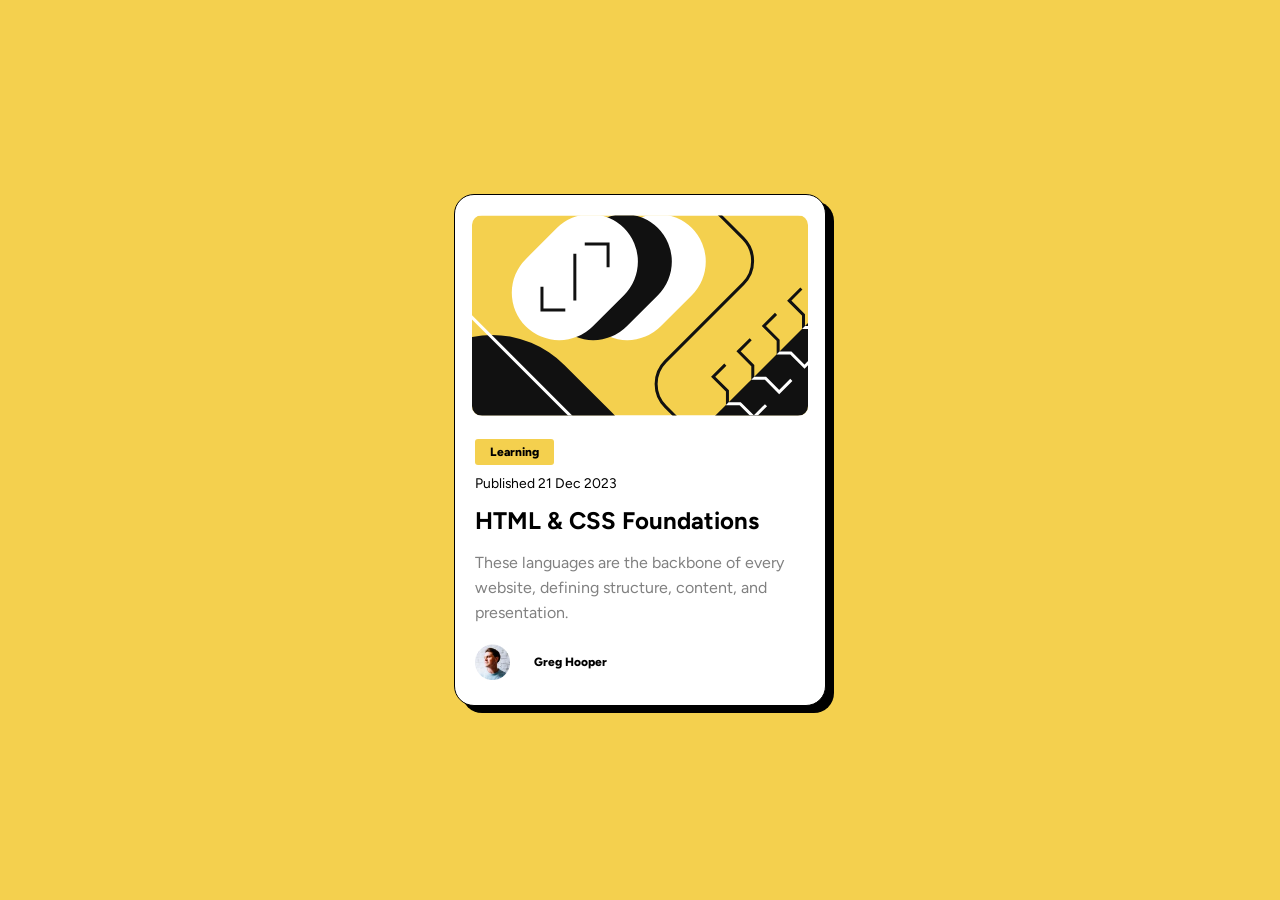
<file: index.html>
<!DOCTYPE html>
<html lang="en">
<head>
    <meta charset="UTF-8">
    <meta name="viewport" content="width=device-width, initial-scale=1.0">
    <title>Blog Preview Card</title>
    <link rel="stylesheet" href="style.css">
</head>
<body> 
    <div class="container">
        <header class="image-header">
            <img src="./assets/images/illustration-article.svg" alt="illustration">
        </header>
        <section>
            <p><span class="tag">Learning</span></p>
            <p class="date">Published 21 Dec 2023</p>
            <h1>HTML & CSS Foundations</h1>
            <p class="text">These languages are the backbone of every website, defining structure, content, and presentation.</p>
            <div class="end">
                <img src="./assets/images/image-avatar.webp" alt="Greg Hopper image">
                <p>Greg Hooper </p>
            </div>
        </section>
    </div>
</body>
</html>
</file>
<file: style.css>
@charset "UTF-8";

@import url('https://fonts.googleapis.com/css2?family=Figtree:ital,wght@0,300..900;1,300..900&display=swap');

* {
    padding: 0px;
    margin: 0px;
    font-family: Figtree;
}

body {
    background-color: hsl(47, 88%, 63%);
    position: relative;
    height: 100vh;
    min-width: 320px;
    max-width: 1440px;
}

.container {
    width: 360px;
    height: 490px;
    background-color: white;
    color: black;
    padding: 10px 5px 10px 5px;
    position: absolute;
    top: 50%;
    left: 50%;
    transform: translate(-50%, -50%);
    border-radius: 20px;
    border: 1px solid black;
    box-shadow: 8px 7px 0px #000000;
}

.container p,
.container h1 {
    margin-top: 15px;
    margin-bottom: 15px;
}

.image-header img {
    display: block;
    margin: auto;
    padding: 10px;
    border-radius: 20px;
    margin-bottom: 10px;
}

section {
    margin-left: 15px;
}

.tag {
    background-color: hsl(47, 88%, 63%);
    color: black;
    font-weight: 800;
    padding: 6px 15px;
    border-radius: 3px;
    font-size: 0.75em;
    /*font-size: 12px; */
}

.date {
    font-size: 0.87em;
    /*font-size: 14px; */
}

h1:hover {
    color: hsl(47, 88%, 63%);
}


.text {
    color: hsl(0, 0%, 50%);
    line-height: 25px;
}

.end img,
.end p {
    display: inline-block;
    vertical-align: middle;
    font-weight: 800;
    font-size: 14px;
    font-size: 0.75em;
    /*font-size: 14px; */
}

.end img {
    width: 10%;
    height: 10%;
}

.end p {
    margin-left: 20px;
}
</file>
